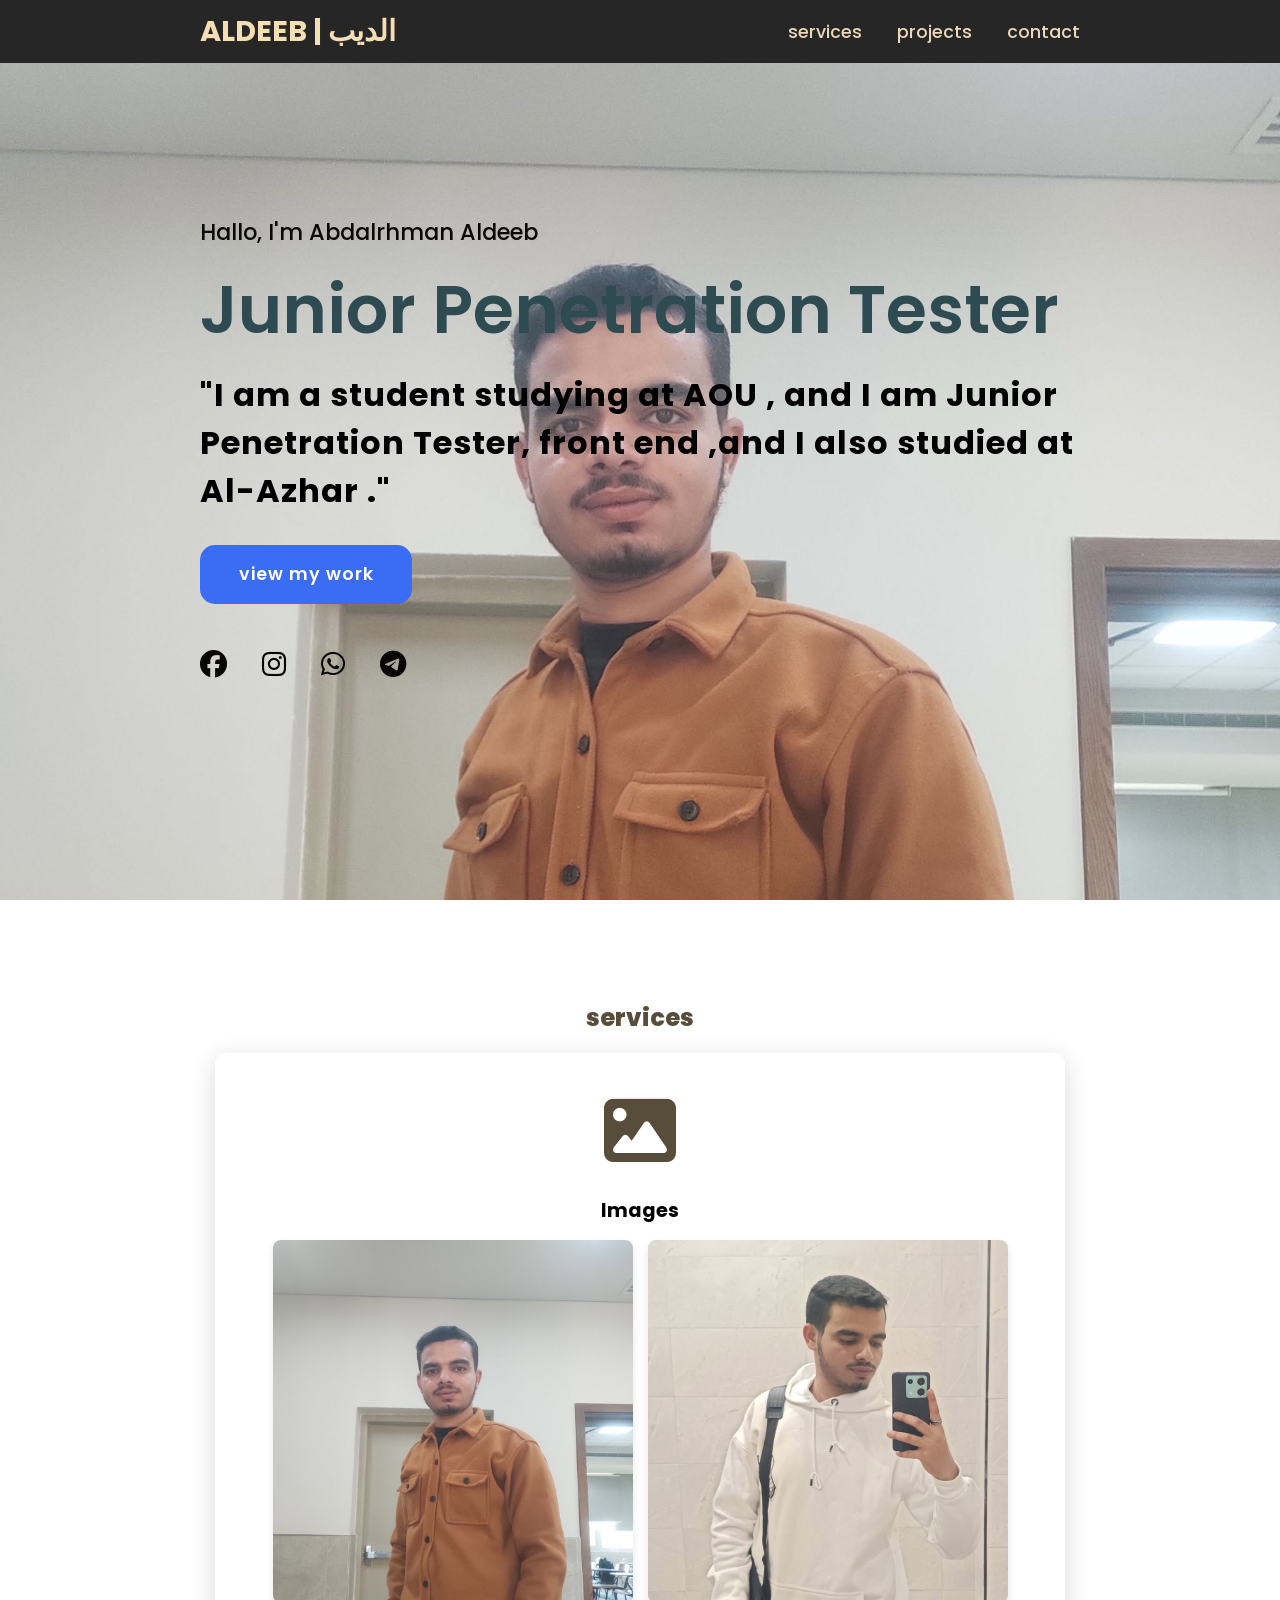
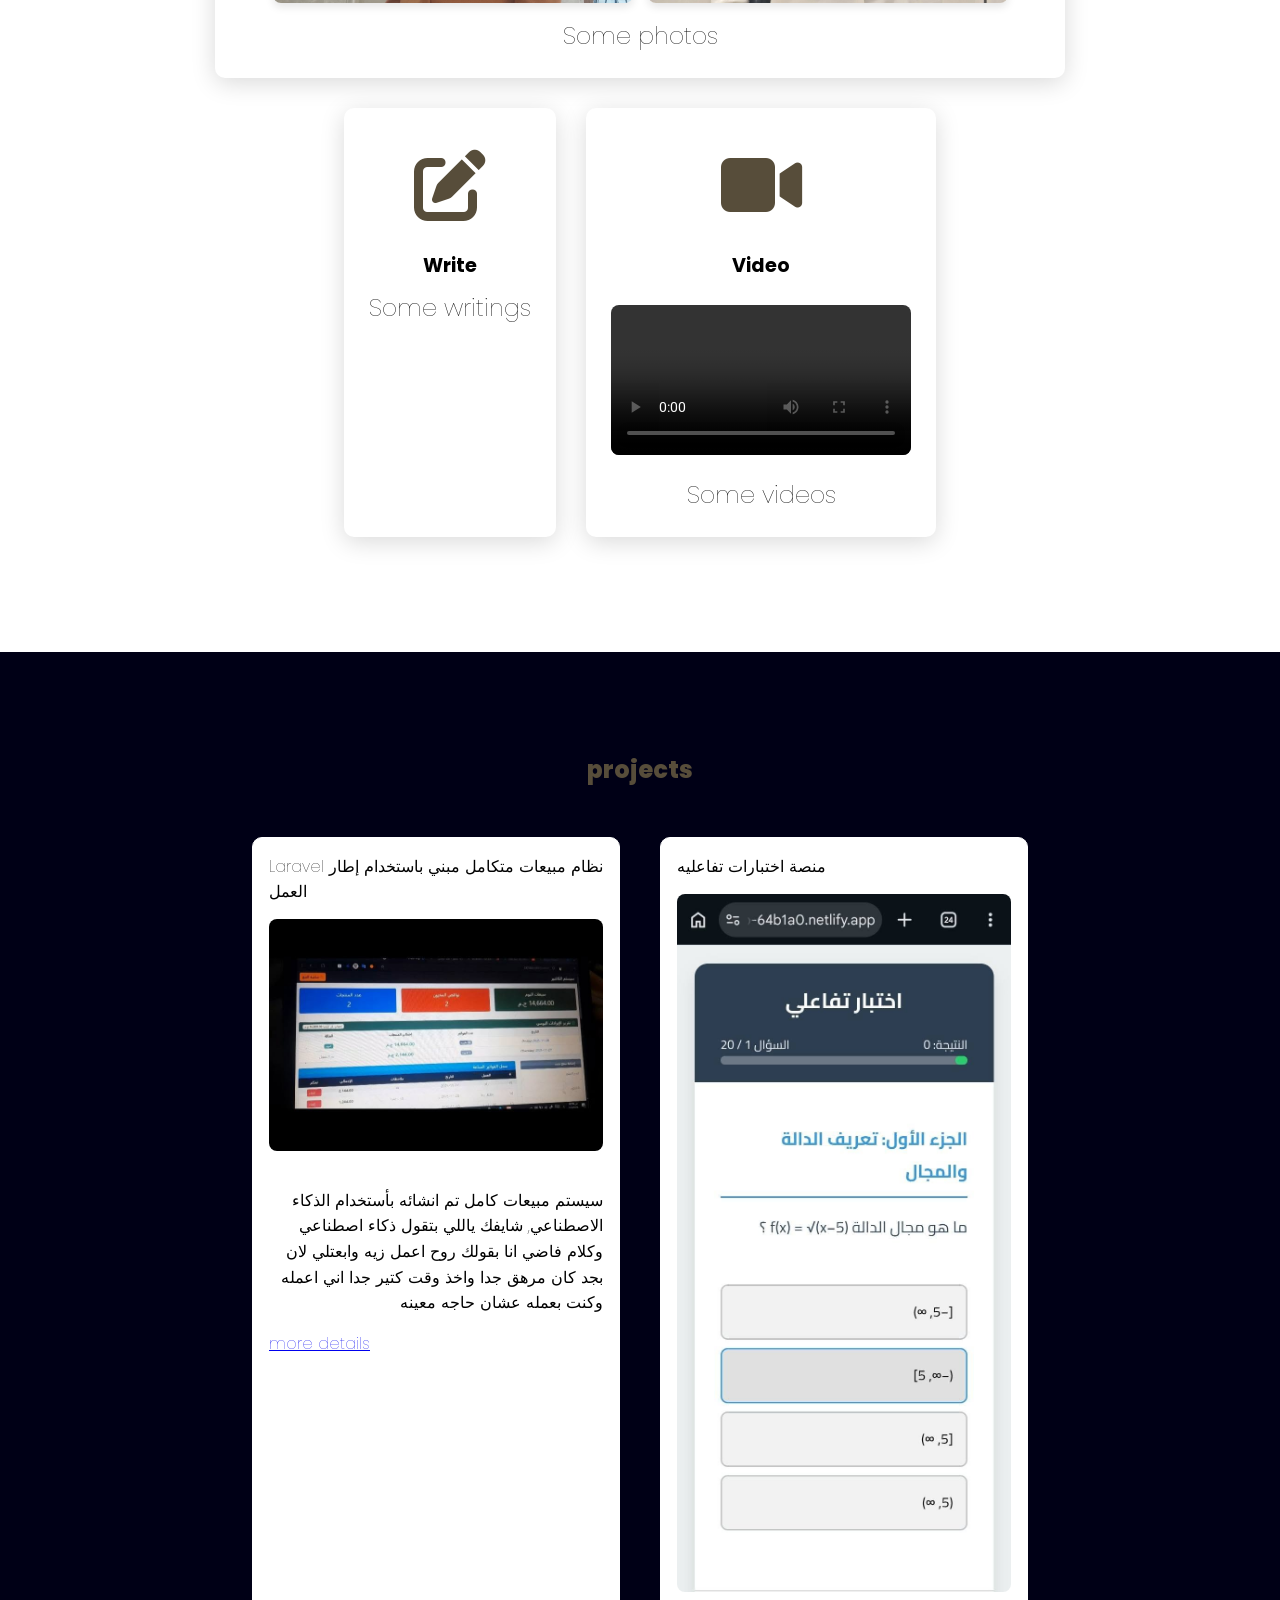
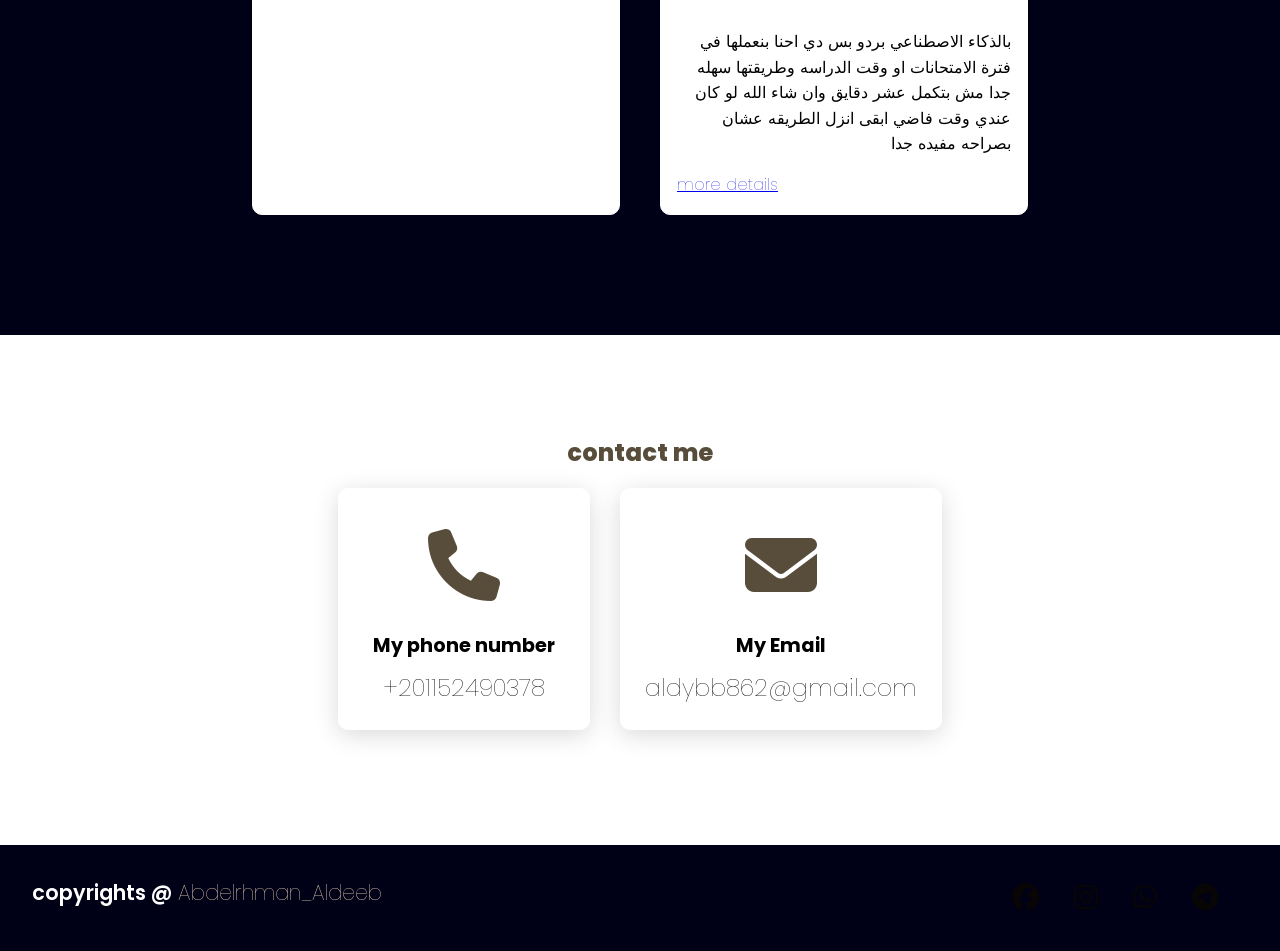
<file: index.html>
<!DOCTYPE html>
<html lang="en">
<head>
    <meta charset="UTF-8">
    <meta name="viewport" content="width=device-width, initial-scale=1.0">
    <link rel="stylesheet" href="https://cdnjs.cloudflare.com/ajax/libs/font-awesome/6.7.2/css/all.min.css">
    <link rel="stylesheet" href="style.css">
    <title>Abdelrhman Aldeeb</title>
</head>
<body>
<header>
    <a href="#" class="logo">Aldeeb | الديب</a>
    <nav class="navigation">
        <a href="#services">services</a>
        <a href="#projects">projects</a>
        <a href="#contact">contact</a>
    </nav>
</header>

<section class="main">
    <div>
        <h2>Hallo, I'm Abdalrhman Aldeeb<br><span>Junior Penetration Tester</span></h2>
        <h3>"I am a student studying at AOU , and I am Junior Penetration Tester, front end ,and I also studied at Al-Azhar ." </h3>
        <a href="#projects" class="main-btn">view my work</a>
        <div class="social-icons">
            <a href="https://web.facebook.com/profile.php?id=100016510728516"><i class="fa-brands fa-facebook"></i></a>
            <a href="https://www.instagram.com/abdalrhmanaldeeb137/"><i class="fa-brands fa-instagram"></i></a>
            <a href="https://wa.me/+201152490378"><i class="fa-brands fa-whatsapp"></i></a>
            <a href="https://t.me/Aldeeb_1"><i class="fa-brands fa-telegram"></i></a>
        </div>
    </div>
</section>

<section class="cards" id="services">
    <h2 class="title">services</h2>
    <div class="content">
       
        <div class="card">
            <div class="icon">
                <i class="fa-solid fa-image"></i>
            </div>
            <div class="info">
                <h3>Images</h3>
                <div class="image-gallery">
                    <img src="imges/602334334_2008075476419457_5494898538076012355_n.jpg" alt="Abdelrhman-Aldeeb">
                    <img src="imges/666631178_122152189838977965_1396992731779738004_n.jpg" alt="Another Photo">
                </div>
                <p>Some photos</p>
            </div>
        </div>

        <div class="card">
            <div class="icon">
                <i class="fas fa-edit"></i>
            </div>
            <div class="info">
                <h3>Write</h3>
                <p>Some writings</p>
            </div>
        </div>

        <div class="card">
            <div class="icon">
                <i class="fa-solid fa-video"></i>
            </div>
            <div class="info">
                <h3>Video</h3>
                <video controls>
                    <source src="videos/final_video.mp4" type="video/mp4">
                    Your browser does not support the video tag.
                </video>
                <p>Some videos</p>
            </div>
        </div>
    </div>
</section>

<section class="projects" id="projects">
    <h2 class="title">projects</h2>
    <div class="content">
        
        <div class="project-card">
            <div class="project-info">
                <p>Laravel نظام مبيعات متكامل مبني باستخدام إطار العمل </p>
                <img src="imges/743072438_2166882957205374_2157294676316940005_n.jpg" width="100%" alt="Laravel POS System">
                
                <strong class="project-title">
                    <span dir="rtl">سيستم مبيعات كامل تم انشائه بأستخدام الذكاء الاصطناعي, شايفك ياللي بتقول ذكاء اصطناعي وكلام فاضي انا بقولك روح اعمل زيه وابعتلي لان بجد كان مرهق جدا واخذ وقت كتير جدا اني اعمله وكنت بعمله عشان حاجه معينه</span>
                    <a href="#more-details">more details</a>
                </strong>
            </div>
        </div>

        <div class="project-card">
            <div class="project-info">
                <p>منصة اختبارات تفاعليه</p>
                <img src="imges/741475294_2166882930538710_7316650365385729567_n.jpg" width="100%" alt="Exams Website">
                
                <strong class="project-title">
                    <span dir="rtl">بالذكاء الاصطناعي بردو بس دي احنا بنعملها في فترة الامتحانات او وقت الدراسه وطريقتها سهله جدا مش بتكمل عشر دقايق وان شاء الله لو كان عندي وقت فاضي ابقى انزل الطريقه عشان بصراحه مفيده جدا</span>
                    <a href="#more-details">more details</a>
                </strong>
            </div>
        </div>

    </div>
</section>

<section class="cards contact" id="contact">
    <h2 class="title">contact me</h2>
    <div class="content">
         <div class="card">
            <div class="icon">
                <i class="fas fa-phone"></i>
            </div>
            <div class="info">
                <h3>My phone number</h3>
                <p>+201152490378</p>
            </div>
        </div>
        <div class="card">
            <div class="icon">
                <i class="fa-solid fa-envelope"></i>
            </div>
            <div class="info">
                <h3>My Email</h3>
                <p>aldybb862@gmail.com</p>
            </div>
        </div>
    </div>
</section>

<footer class="footer">
    <p class="footer-title">copyrights @ <span>Abdelrhman_Aldeeb</span></p>
    <div class="social-icons">
        <a href="https://web.facebook.com/profile.php?id=100016510728516"><i class="fa-brands fa-facebook"></i></a>
        <a href="https://www.instagram.com/abdalrhmanaldeeb137/"><i class="fa-brands fa-instagram"></i></a>
        <a href="https://wa.me/+201152490378"><i class="fa-brands fa-whatsapp"></i></a>
        <a href="https://t.me/Aldeeb_1"><i class="fa-brands fa-telegram"></i></a>
    </div>
</footer>
</body>
</html>
</file>
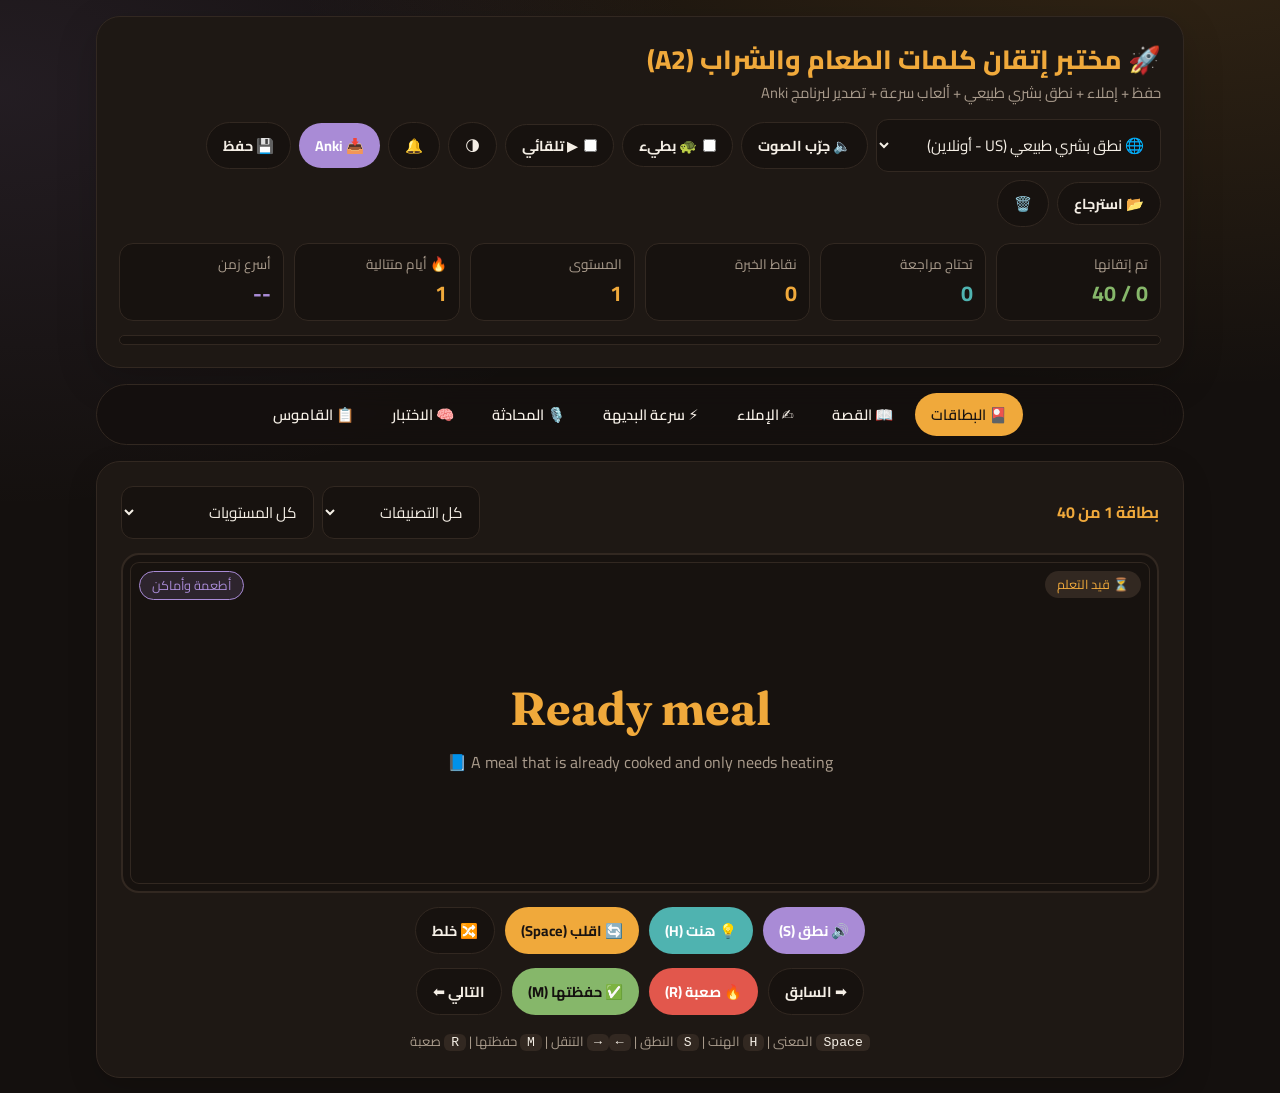
<file: jhbj.html>
<!DOCTYPE html>
<html lang="ar" dir="rtl" data-theme="dark">
<head>
<meta charset="UTF-8">
<meta name="viewport" content="width=device-width, initial-scale=1.0">
<title>Food Vocab Lab - A2</title>
<link href="https://fonts.googleapis.com/css2?family=Cairo:wght@400;600;800&family=Fraunces:opsz,wght@9..144,700&display=swap" rel="stylesheet">
<style>
:root{--bg:#14100e;--card:#1e1814;--sub:#17120f;--line:#322821;--pri:#f0a93b;--sec:#a98bd6;--acc:#4fb3b0;--ok:#86b76a;--bad:#e2574c;--tx:#f5efe6;--dim:#a99b8c;--glass:rgba(20,16,14,.8);--r:18px}
[data-theme=light]{--bg:#eef2ec;--card:#fff;--sub:#f3f6f0;--line:#d9dfd2;--pri:#b7700a;--sec:#7a55b8;--acc:#17787a;--ok:#3d7a2a;--bad:#c23b30;--tx:#1d1a16;--dim:#6b6258;--glass:rgba(238,242,236,.85)}
*{box-sizing:border-box;margin:0;padding:0;font-family:'Cairo','Segoe UI',system-ui,sans-serif}
body{background:radial-gradient(900px 480px at 92% -10%,rgba(240,169,59,.14),transparent),radial-gradient(700px 420px at 0% 10%,rgba(169,139,214,.1),transparent),var(--bg);background-attachment:fixed;color:var(--tx);line-height:1.6;padding:16px;max-width:1120px;margin:0 auto}
header{background:var(--card);border:1px solid var(--line);border-radius:24px;padding:22px;margin-bottom:16px;box-shadow:0 12px 40px rgba(0,0,0,.18)}
.top{display:flex;justify-content:space-between;align-items:flex-start;flex-wrap:wrap;gap:14px}
h1{font-size:1.65rem;font-weight:800;color:var(--pri)}
.sub{color:var(--dim);font-size:.92rem}
.tools{display:flex;gap:8px;flex-wrap:wrap;align-items:center}
.stats{display:grid;grid-template-columns:repeat(auto-fit,minmax(130px,1fr));gap:10px;margin-top:16px}
.stat{background:var(--sub);border:1px solid var(--line);border-radius:14px;padding:10px 12px;font-size:.85rem;color:var(--dim)}
.stat b{display:block;font-size:1.35rem;color:var(--pri)}
.bar{margin-top:14px;height:10px;background:var(--sub);border-radius:99px;overflow:hidden;border:1px solid var(--line)}
.bar i{display:block;height:100%;width:0;background:linear-gradient(90deg,var(--pri),var(--ok));transition:width .4s}
nav{position:sticky;top:8px;z-index:20;display:flex;gap:6px;flex-wrap:wrap;justify-content:center;background:var(--glass);backdrop-filter:blur(12px);border:1px solid var(--line);padding:8px;border-radius:99px;margin-bottom:16px}
.tab{background:transparent;color:var(--tx);border:0;padding:8px 16px;border-radius:99px;cursor:pointer;font-weight:600;font-size:.92rem;transition:.2s}
.tab:hover{background:var(--sub)}
.tab.on{background:var(--pri);color:#1a1411}
.sec{display:none;background:var(--card);border:1px solid var(--line);border-radius:24px;padding:24px;box-shadow:0 10px 30px rgba(0,0,0,.15)}
.sec.on{display:block;animation:pop .25s}
.btn{padding:9px 16px;border-radius:99px;border:0;cursor:pointer;font-weight:700;font-size:.9rem;transition:.15s;display:inline-flex;align-items:center;gap:6px;color:#fff}
.btn:hover{filter:brightness(1.12)}.btn:active{transform:scale(.96)}
.b-p{background:var(--pri);color:#1a1411}.b-s{background:var(--sec)}.b-a{background:var(--acc)}.b-ok{background:var(--ok);color:#14100e}.b-bad{background:var(--bad)}.b-d{background:var(--sub);color:var(--tx);border:1px solid var(--line)}
:focus-visible{outline:2px solid var(--pri);outline-offset:2px}
input[type=text],select{background:var(--sub);color:var(--tx);border:1px solid var(--line);padding:10px 12px;border-radius:12px;font-size:.95rem}
.row{display:flex;gap:10px;justify-content:center;flex-wrap:wrap;margin-top:14px}
.fc{background:var(--sub);border:2px solid var(--line);box-shadow:inset 0 0 0 7px var(--sub),inset 0 0 0 8px var(--line);border-radius:var(--r);padding:34px 20px;text-align:center;min-height:340px;display:flex;flex-direction:column;justify-content:center;align-items:center;position:relative}
.fc.pop{animation:pop .28s}
.bdg{position:absolute;top:16px;padding:3px 12px;border-radius:99px;font-size:.8rem}
#fc-st{right:16px;background:var(--line);color:var(--pri)}
#fc-cat{left:16px;background:rgba(169,139,214,.15);color:var(--sec);border:1px solid var(--sec)}
.big{font-family:'Fraunces',Georgia,serif;font-size:2.9rem;font-weight:700;color:var(--pri);direction:ltr;margin:12px 0 4px}
.en{direction:ltr;color:var(--dim);margin-bottom:10px}
.hint{background:rgba(240,169,59,.12);border:1px dashed var(--pri);padding:10px 16px;border-radius:12px;margin:8px 0;max-width:92%;display:none}
.rev{display:none;width:100%;border-top:1px solid var(--line);margin-top:14px;padding-top:14px;animation:pop .25s}
.ar{font-size:1.7rem;color:var(--ok);font-weight:800;margin-bottom:8px}
.exb{direction:ltr;background:var(--card);padding:10px 14px;border-radius:12px;font-style:italic;color:var(--dim);display:inline-flex;align-items:center;gap:10px;flex-wrap:wrap;justify-content:center}
.kb{text-align:center;margin-top:16px;color:var(--dim);font-size:.82rem}
.kbd{background:var(--line);padding:1px 7px;border-radius:6px;font-family:monospace;color:var(--tx)}
.story{direction:ltr;text-align:left;background:var(--sub);padding:24px;border-radius:var(--r);font-size:1.18rem;line-height:2.1;border:1px solid var(--line)}
.sw{color:var(--pri);font-weight:700;border-bottom:2px dotted var(--pri);cursor:pointer;padding:1px 4px;border-radius:4px}
.sw:hover{background:rgba(240,169,59,.18)}
.cl{background:var(--card);color:var(--acc);border:1px solid var(--acc);padding:3px 8px;border-radius:8px;font-weight:700;direction:ltr}
.pop-box{display:none;margin-top:14px;background:var(--sub);padding:16px;border-radius:14px;border-right:5px solid var(--pri)}
.slots{direction:ltr;display:flex;gap:6px;justify-content:center;flex-wrap:wrap;margin:18px 0}
.slot{width:34px;height:42px;background:var(--card);border:2px solid var(--line);border-radius:10px;display:flex;align-items:center;justify-content:center;font-size:1.25rem;font-weight:700;color:var(--pri)}
.slot.sp{background:transparent;border:0;width:16px}
.mg{display:grid;grid-template-columns:1fr 1fr;gap:14px;margin-top:14px}
.mc{display:flex;flex-direction:column;gap:10px}
.mcard{background:var(--sub);border:2px solid var(--line);padding:13px;border-radius:14px;text-align:center;cursor:pointer;font-weight:700;transition:.2s}
.mcard:hover{border-color:var(--pri)}.mcard.sel{border-color:var(--acc);background:rgba(79,179,176,.14)}.mcard.done{border-color:var(--ok);background:rgba(134,183,106,.18);opacity:.4;pointer-events:none}.mcard.shake{animation:shake .3s}
.spk{background:var(--sub);padding:22px;border-radius:var(--r);border:1px solid var(--line);margin-bottom:14px}
.mic{display:none;margin-top:10px;padding:10px;border-radius:12px;background:var(--card)}
.qo{display:grid;grid-template-columns:1fr 1fr;gap:12px;direction:ltr;margin-top:18px}
.qopt{background:var(--card);color:var(--tx);border:2px solid var(--line);padding:14px;border-radius:14px;font-size:1.05rem;cursor:pointer;text-align:left;transition:.15s}
.qopt:hover:not(:disabled){border-color:var(--pri)}.qopt.c{background:var(--ok);color:#14100e;border-color:var(--ok);font-weight:700}.qopt.w{background:var(--bad);color:#fff;border-color:var(--bad)}
.dg{display:grid;grid-template-columns:repeat(auto-fill,minmax(290px,1fr));gap:14px;margin-top:18px}
.di{background:var(--sub);padding:16px;border-radius:16px;border:1px solid var(--line)}
.di.m{border-right:5px solid var(--ok)}
#toasts{position:fixed;bottom:20px;left:50%;transform:translateX(-50%);z-index:1000;display:flex;flex-direction:column;gap:8px;pointer-events:none}
.toast{background:var(--card);padding:10px 18px;border-radius:99px;border:1px solid var(--line);animation:pop .25s;box-shadow:0 8px 24px rgba(0,0,0,.3)}
.toast.ok{border-color:var(--ok)}.toast.bad{border-color:var(--bad)}
.cf{position:fixed;top:-14px;width:8px;height:14px;z-index:999;animation:fall 2.2s ease-in forwards;pointer-events:none}
.speaking-indicator{display:inline-block;width:10px;height:10px;border-radius:50%;background:var(--ok);margin-left:6px;animation:pulse .8s infinite alternate}
@keyframes pulse{from{transform:scale(.8);opacity:.5}to{transform:scale(1.3);opacity:1}}
@keyframes fall{to{transform:translate(var(--dx),108vh) rotate(720deg)}}
@keyframes pop{from{opacity:0;transform:translateY(10px)}to{opacity:1;transform:none}}
@keyframes shake{25%{transform:translateX(-5px)}75%{transform:translateX(5px)}}
@media(max-width:650px){.qo,.mg{grid-template-columns:1fr}.big{font-size:2.1rem}nav{border-radius:18px}}
@media(prefers-reduced-motion:reduce){*{animation:none!important;transition:none!important}}
</style>
</head>
<body>
<header>
 <div class="top">
  <div>
   <h1>🚀 مختبر إتقان كلمات الطعام والشراب (A2)</h1>
   <p class="sub">حفظ + إملاء + نطق بشري طبيعي + ألعاب سرعة + تصدير لبرنامج Anki</p>
  </div>
  <div class="tools">
   <select id="voice-sel" title="اختر محرك الصوت" onchange="setVoice(this.value)"></select>
   <button class="btn b-d" onclick="speakWord('Delicious food is rich in flavor!')">🔈 جرّب الصوت</button>
   <button class="btn b-bad" id="btn-stop-audio" style="display:none;padding:9px 12px" onclick="stopAllAudio()">⏹️ إيقاف</button>
   <label class="btn b-d" style="cursor:pointer"><input type="checkbox" id="slow"> 🐢 بطيء</label>
   <label class="btn b-d" style="cursor:pointer"><input type="checkbox" id="auto" onchange="autoPlay=this.checked;localStorage.setItem('fvAuto',+autoPlay)"> ▶️ تلقائي</label>
   <button class="btn b-d" onclick="toggleTheme()">🌗</button>
   <button class="btn b-d" id="btn-mute" onclick="toggleMute()"></button>
   <button class="btn b-s" onclick="exportToAnki()">📥 Anki</button>
   <button class="btn b-d" onclick="exportProgress()">💾 حفظ</button>
   <label class="btn b-d" style="cursor:pointer">📂 استرجاع<input type="file" accept=".json" hidden onchange="importProgress(event)"></label>
   <button class="btn b-d" onclick="resetAllProgress()">🗑️</button>
  </div>
 </div>
 <div class="stats">
  <div class="stat">تم إتقانها <b id="s-m" style="color:var(--ok)">0</b></div>
  <div class="stat">تحتاج مراجعة <b id="s-r" style="color:var(--acc)">0</b></div>
  <div class="stat">نقاط الخبرة <b id="s-x">0</b></div>
  <div class="stat">المستوى <b id="s-l">1</b></div>
  <div class="stat">🔥 أيام متتالية <b id="s-s">0</b></div>
  <div class="stat">أسرع زمن <b id="s-t" style="color:var(--sec)">--</b></div>
 </div>
 <div class="bar"><i id="pbar"></i></div>
</header>

<nav>
 <button class="tab on" onclick="openTab('t-fc',this)">🎴 البطاقات</button>
 <button class="tab" onclick="openTab('t-st',this)">📖 القصة</button>
 <button class="tab" onclick="openTab('t-sp',this)">✍️ الإملاء</button>
 <button class="tab" onclick="openTab('t-mt',this)">⚡ سرعة البديهة</button>
 <button class="tab" onclick="openTab('t-sk',this)">🎙️ المحادثة</button>
 <button class="tab" onclick="openTab('t-qz',this)">🧠 الاختبار</button>
 <button class="tab" onclick="openTab('t-dc',this)">📋 القاموس</button>
</nav>

<div id="t-fc" class="sec on">
 <div style="display:flex;justify-content:space-between;align-items:center;flex-wrap:wrap;gap:10px;margin-bottom:14px">
  <b id="fc-n" style="color:var(--pri)"></b>
  <div class="tools">
   <select id="fc-c" onchange="applyDeckFilters()"><option value="all">كل التصنيفات</option><option value="مصطلحات وعبارات">مصطلحات وعبارات</option><option value="الطعم والوصف">الطعم والوصف</option><option value="طرق الطبخ">طرق الطبخ</option><option value="أطعمة وأماكن">أطعمة وأماكن</option></select>
   <select id="fc-f" onchange="applyDeckFilters()"><option value="all">كل المستويات</option><option value="unmastered">غير المحفوظة</option><option value="review">الصعبة</option><option value="due">مستحقة للمراجعة اليوم</option></select>
  </div>
 </div>
 <div class="fc" id="fc">
  <span class="bdg" id="fc-st"></span><span class="bdg" id="fc-cat"></span>
  <div class="big" id="fc-w"></div><div class="en" id="fc-en"></div>
  <div class="hint" id="fc-h"></div>
  <div class="rev" id="fc-rv"><div class="ar" id="fc-ar"></div>
   <div class="exb"><span id="fc-ex"></span><button class="btn b-s" style="padding:4px 10px" onclick="speakCurrentExample()">🔊 اسمع الجملة</button></div></div>
 </div>
 <div class="row">
  <button class="btn b-s" onclick="speakCurrentWord()">🔊 نطق (S)</button>
  <button class="btn b-a" onclick="toggleFcHint()">💡 هنت (H)</button>
  <button class="btn b-p" onclick="toggleFcReveal()">🔄 اقلب (Space)</button>
  <button class="btn b-d" onclick="shuffleDeck()">🔀 خلط</button>
 </div>
 <div class="row">
  <button class="btn b-d" onclick="prevCard()">➡️ السابق</button>
  <button class="btn b-bad" onclick="rateCard('review')">🔥 صعبة (R)</button>
  <button class="btn b-ok" onclick="rateCard('mastered')">✅ حفظتها (M)</button>
  <button class="btn b-d" onclick="nextCard()">التالي ⬅️</button>
 </div>
 <div class="kb"><span class="kbd">Space</span> المعنى | <span class="kbd">H</span> الهنت | <span class="kbd">S</span> النطق | <span class="kbd">←</span><span class="kbd">→</span> التنقل | <span class="kbd">M</span> حفظتها | <span class="kbd">R</span> صعبة</div>
</div>

<div id="t-st" class="sec">
 <div style="display:flex;justify-content:space-between;flex-wrap:wrap;gap:10px;margin-bottom:12px">
  <div class="tools"><button class="btn b-p" onclick="renderStoryMode('read')">📖 قراءة ونطق</button><button class="btn b-a" onclick="renderStoryMode('cloze')">🧩 تحدي الفراغات</button></div>
  <div class="tools">
   <button class="btn b-s" onclick="speakFullStory()">🔊 اقرأ القصة كاملة</button>
   <button class="btn b-bad" onclick="stopAllAudio()">⏹️ إيقاف</button>
  </div>
 </div>
 <p id="st-ins" style="color:var(--acc);margin-bottom:10px"></p>
 <div class="story" id="st-c"></div>
 <div id="st-ctl" style="display:none;margin-top:14px;text-align:center"><button class="btn b-ok" onclick="checkClozeStory()">✔️ صحّح إجاباتي</button> <b id="cl-sc" style="margin-right:12px"></b></div>
 <div class="pop-box" id="st-pop">
  <div style="display:flex;justify-content:space-between;align-items:center"><strong id="sp-w" style="font-size:1.5rem;color:var(--pri);direction:ltr;font-family:Fraunces,serif"></strong><button class="btn b-s" id="sp-s">🔊</button></div>
  <div id="sp-e" class="en"></div><div id="sp-a" class="ar" style="font-size:1.3rem"></div><div id="sp-h" style="color:var(--pri)"></div>
 </div>
</div>

<div id="t-sp" class="sec">
 <div style="text-align:center;max-width:650px;margin:0 auto">
  <h3 style="color:var(--pri)">✍️ مختبر الإملاء</h3>
  <p class="sub" style="margin-bottom:14px">اكتب الكلمة الإنجليزية الصحيحة بناءً على المعنى</p>
  <div style="background:var(--sub);padding:20px;border-radius:var(--r);border:1px solid var(--line)">
   <div class="ar" id="p-ar"></div><div class="en" id="p-en"></div><div id="p-h" style="color:var(--pri);font-size:.92rem;margin-top:6px"></div>
   <div class="slots" id="p-sl"></div>
   <input type="text" id="p-in" placeholder="اكتب الكلمة هنا..." style="width:100%;text-align:center;direction:ltr;font-size:1.25rem;margin-bottom:14px" oninput="updateSpellingPreview()" onkeydown="if(event.key==='Enter')checkSpelling()">
   <div class="row" style="margin-top:0">
    <button class="btn b-s" onclick="speakWord(cur.word)">🔊 اسمع</button><button class="btn b-a" onclick="revealOneLetter()">💡 حرف</button>
    <button class="btn b-ok" onclick="checkSpelling()">✔️ تأكد</button><button class="btn b-d" onclick="initSpellingCard()">التالي ⬅️</button>
   </div>
   <div id="p-fb" style="margin-top:14px;font-weight:700;font-size:1.15rem"></div>
  </div>
 </div>
</div>

<div id="t-mt" class="sec">
 <div style="display:flex;justify-content:space-between;align-items:center;flex-wrap:wrap;gap:10px">
  <div><h3 style="color:var(--pri)">⚡ تحدي سرعة البديهة</h3><p class="sub">وصّل الكلمة بمعناها في أسرع وقت!</p></div>
  <div class="tools"><b id="m-t" style="color:var(--acc);font-size:1.2rem">⏱️ 0.0</b><button class="btn b-p" onclick="startMatchGame()">🔄 جولة جديدة</button></div>
 </div>
 <div class="mg"><div class="mc" id="m-en" style="direction:ltr"></div><div class="mc" id="m-ar"></div></div>
</div>

<div id="t-sk" class="sec">
 <h3 style="color:var(--pri);margin-bottom:6px">🎙️ مدرب المحادثة</h3>
 <p class="sub" style="margin-bottom:16px">اقرأ الموقف، سجّل ردك بصوتك واستخدم الكلمات المطلوبة، ثم قارن بالإجابة النموذجية ورددها.</p>
 <div id="sk-c"></div>
</div>

<div id="t-qz" class="sec">
 <div style="display:flex;justify-content:space-between;align-items:center;flex-wrap:wrap;gap:10px;margin-bottom:14px">
  <select id="q-mode" onchange="generateQuiz()">
   <option value="ar2en">1. عربي ← اختر الإنجليزي</option>
   <option value="en2ar">2. إنجليزي ← اختر العربي</option>
   <option value="def2en">3. التعريف ← اختر الكلمة</option>
   <option value="context">4. أكمل الجملة</option>
   <option value="listen">5. استمع واختر 🎧</option>
  </select>
  <button class="btn b-a" onclick="showQuizHintBox()">💡 هنت</button>
 </div>
 <div style="background:var(--sub);padding:20px;border-radius:var(--r);text-align:center;border:1px solid var(--line)">
  <div id="q-bar" class="sub" style="font-weight:600;margin-bottom:8px"></div>
  <div id="q-q" style="font-size:1.45rem;font-weight:700;color:var(--pri);margin-bottom:10px"></div>
  <div id="q-h" class="hint" style="margin:10px auto"></div>
  <div class="qo" id="q-o"></div>
  <div id="q-fb" style="margin-top:14px;font-size:1.1rem;font-weight:700"></div>
  <button class="btn b-p" style="margin-top:14px" onclick="generateQuiz()">السؤال التالي ⬅️</button>
 </div>
</div>

<div id="t-dc" class="sec">
 <div class="tools"><input type="text" id="d-q" placeholder="ابحث بالإنجليزي أو العربي..." style="flex-grow:1" oninput="renderDictionary()">
  <select id="d-c" onchange="renderDictionary()"><option value="all">كل التصنيفات</option><option value="مصطلحات وعبارات">مصطلحات وعبارات</option><option value="الطعم والوصف">الطعم والوصف</option><option value="طرق الطبخ">طرق الطبخ</option><option value="أطعمة وأماكن">أطعمة وأماكن</option></select></div>
 <div class="dg" id="d-g"></div>
</div>
<div id="toasts"></div>

<script>
const vocabData = [
 { word: "Ready meal", cat: "أطعمة وأماكن", enDef: "A meal that is already cooked and only needs heating", ar: "وجبة جاهزة (سريعة التحضير)", hint: "Ready جاهز + Meal وجبة = الأكل الجاهز اللي بيتسخن في الميكروويف فوراً.", ex: "I do not buy a ready meal because I like fresh food." },
 { word: "Egyptian cuisine", cat: "أطعمة وأماكن", enDef: "The style of cooking and traditional food from Egypt", ar: "المطبخ المصري (الأكل المصري)", hint: "Cuisine (كويزين) يعني أسلوب طبخ خاص ببلد، زي الكشري والملوخية!", ex: "I love Egyptian cuisine because it is very tasty." },
 { word: "Slap-up meal", cat: "مصطلحات وعبارات", enDef: "A large, expensive, and very good meal", ar: "وجبة فاخرة ودسمة (وليمة)", hint: "تخيل إنك من كتر الأكل الفاخر بتخبط (Slap) على بطنك من الشبع!", ex: "We went to a restaurant to have a slap-up meal." },
 { word: "Food court", cat: "أطعمة وأماكن", enDef: "An area in a shopping mall where there are many fast-food restaurants", ar: "منطقة المطاعم في المول", hint: "Food أكل + Court ساحة = الساحة الكبيرة اللي فيها مطاعم المول.", ex: "We ate lunch at the big food court in the mall." },
 { word: "Bistro", cat: "أطعمة وأماكن", enDef: "A small, informal restaurant or cafe", ar: "مطعم صغير وبسيط (بيسترو)", hint: "مكان صغير وهادي بيقدم وجبات سريعة بس بجودة عالية.", ex: "Yesterday, I had coffee and pasta at a small bistro." },
 { word: "Poultry", cat: "أطعمة وأماكن", enDef: "Meat from birds such as chickens, ducks, and turkeys", ar: "الدواجن (فراخ، بط، رومي)", hint: "أولها Poul شبه كلمة دجاج بالفرنساوي (Poulet).. أي طيور بناكلها.", ex: "My friend prefers eating poultry more than red meat." },
 { word: "Carvery", cat: "أطعمة وأماكن", enDef: "A restaurant or buffet where cooked meat is cut for customers", ar: "بوفيه لحوم مشوية تُقطع أمامك", hint: "من فعل Carve يعني ينحت أو يقطع اللحم بالسكينة الكبيرة.", ex: "He went to the carvery section to get roast meat." },
 { word: "Work up an appetite", cat: "مصطلحات وعبارات", enDef: "To do exercise or physical work that makes you feel hungry", ar: "يفتح الشهية (يجوع بعد تمرين أو مجهود)", hint: "لما تتمرن (Work) كاليستنكس، جسمك بيبني شهية مفتوحة للأكل (Appetite).", ex: "After my workout, I always work up an appetite." },
 { word: "On a balanced diet", cat: "مصطلحات وعبارات", enDef: "Eating healthy food with the right amounts of different types of food", ar: "يتبع نظاماً غذائياً متوازناً", hint: "Balanced متوازن (ميزان).. أكل صحي محسوب فيه البروتين والخضار.", ex: "I am on a balanced diet to stay strong and healthy." },
 { word: "Fussy eater", cat: "مصطلحات وعبارات", enDef: "Someone who is very picky and only likes a few types of food", ar: "شخص صعب الإرضاء في الأكل (بيتنك في الأكل)", hint: "Fussy يعني كثير التدقيق والشكوى.. اللي مابياكلش أغلب الأكل!", ex: "My little brother is a fussy eater; he hates vegetables." },
 { word: "Eat like a horse", cat: "مصطلحات وعبارات", enDef: "To always eat a lot of food", ar: "يأكل بشراهة (يأكل كثيراً جداً)", hint: "الحصان (Horse) ضخم وبيحتاج طاقة وأكل كتير جداً.", ex: "After playing football for two hours, I can eat like a horse!" },
 { word: "Eat like a bird", cat: "مصطلحات وعبارات", enDef: "To eat very little food", ar: "يأكل قليلاً جداً (ينقنق كالعصفور)", hint: "العصفورة (Bird) معدتها صغيرة جداً، بتلقط حبايتين وتشبع.", ex: "She is not hungry, so she will eat like a bird." },
 { word: "Vegetarian", cat: "مصطلحات وعبارات", enDef: "A person who does not eat meat or fish", ar: "شخص نباتي (لا يأكل اللحوم)", hint: "أولها Veg من كلمة Vegetables (خضروات).", ex: "My friend is a vegetarian, so he only ordered salad." },
 { word: "Tasty", cat: "الطعم والوصف", enDef: "Food that has a good and pleasant flavor", ar: "لذيذ / طيب المذاق", hint: "Taste طعم + حرف y = أكلة ليها طعم حلو.", ex: "My mother made a very tasty meal today." },
 { word: "Bland", cat: "الطعم والوصف", enDef: "Not having a strong taste or flavor", ar: "ماسخ / بلا طعم أو بهارات", hint: "أكل المستشفيات المسلوق من غير ملح ولا توابل اسمه Bland.", ex: "The soup was very bland without any spices." },
 { word: "Tasteless", cat: "الطعم والوصف", enDef: "Having no flavor at all", ar: "عديم الطعم والمذاق", hint: "Taste (طعم) + less (بدون) = مفيش طعم خالص كأنك بتاكل مية!", ex: "This ready meal is completely tasteless." },
 { word: "Divine", cat: "الطعم والوصف", enDef: "Extremely good, wonderful, or pleasant", ar: "رائع جداً / خيالي", hint: "لما تدوق أكلة عظيمة لدرجة تقول 'الله! إيه الجمال ده!'.", ex: "The smell and taste of this food are divine!" },
 { word: "Fit for a king", cat: "مصطلحات وعبارات", enDef: "Of very high quality, good enough for royalty", ar: "يليق بملك (أكل ملوكي فاخر)", hint: "أكل من فخامته ينفع يتقدم لملك (King) في قصره.", ex: "My mom cooked a big dinner that was fit for a king." },
 { word: "Rich in flavor", cat: "الطعم والوصف", enDef: "Containing a lot of strong, pleasant tastes", ar: "غني بالنكهة", hint: "Rich غني + Flavor نكهة = أكل متسبك ومليان بهارات صح.", ex: "Traditional Egyptian food is rich in flavor." },
 { word: "Savory", cat: "الطعم والوصف", enDef: "Salty or spicy food, not sweet in taste", ar: "مالح / حاذق (عكس الحلويات)", hint: "أي أكل طبيخ أو مشويات أو معجنات بالجبنة (مش مسكر) اسمه Savory.", ex: "Do you prefer sweet desserts or savory food?" },
 { word: "Bitter", cat: "الطعم والوصف", enDef: "Having a sharp, unpleasant taste like black coffee without sugar", ar: "مُر (مثل القهوة السادة أو الدواء)", hint: "افتكر طعم القهوة من غير سكر أو قشر الليمون.", ex: "Dark chocolate and black coffee have a bitter taste." },
 { word: "Boiled", cat: "طرق الطبخ", enDef: "Cooked in very hot water", ar: "مسلوق في الماء", hint: "Boil يعني يغلي المية.. زي البيض المسلوق Boiled eggs.", ex: "I eat two boiled eggs every morning." },
 { word: "Delicious", cat: "الطعم والوصف", enDef: "Having a very pleasant taste or smell", ar: "لذيذ جداً وشهي", hint: "أشهر كلمة في الإنجليزي لوصف الأكل الحلو.", ex: "Thank you for this delicious dinner!" },
 { word: "Fresh", cat: "الطعم والوصف", enDef: "Recently made or picked, not frozen or old", ar: "طازج (طازة)", hint: "لسه مقطوف أو معمول دلوقتي، زي كلمة فريش اللي بنقولها.", ex: "I like to eat fresh fruit and vegetables." },
 { word: "Fried", cat: "طرق الطبخ", enDef: "Cooked in hot oil or fat", ar: "مقلي في الزيت", hint: "افتكر كنتاكي (KFC = Kentucky Fried Chicken) يعني دجاج مقلي!", ex: "Eating too much fried food is not healthy." },
 { word: "Grilled", cat: "طرق الطبخ", enDef: "Cooked over direct heat on a metal frame (grill)", ar: "مشوي على الشواية (الجريل)", hint: "من كلمة جريل (Grill) اللي بنشوي عليها الفراخ والسمك.", ex: "Grilled chicken is great when you are on a diet." },
 { word: "Raw", cat: "طرق الطبخ", enDef: "Not cooked", ar: "نيء (غير مطبوخ)", hint: "أكل لسه مادخلش النار، زي السوشي أو الجزر النيء.", ex: "You should never eat raw chicken because it is dangerous." },
 { word: "Roast", cat: "طرق الطبخ", enDef: "Cooked in an oven or over a fire", ar: "مشوي في الفرن (روستو)", hint: "زي اللحمة الروستو أو الفراخ اللي بتتحمر جوه الفرن.", ex: "We had roast beef and potatoes for lunch." },
 { word: "Sour", cat: "الطعم والوصف", enDef: "Having a sharp acid taste like a lemon", ar: "حامض / لاذع (مثل الليمون)", hint: "الطعم اللي بيخليك تغمض عينك لما تعصر ليمونة!", ex: "This green lemon is very sour." },
 { word: "Spicy", cat: "الطعم والوصف", enDef: "Containing strong flavors from spices that burn your mouth", ar: "حار / متبل بالبهارات الحارة (سبايسي)", hint: "كلمة سبايسي اللي بنقولها على الأكل الحراق.", ex: "Indian and Mexican food can be very spicy." },
 { word: "Chili (pepper)", cat: "أطعمة وأماكن", enDef: "A small red or green vegetable that makes food very hot and spicy", ar: "فلفل حار (شطة)", hint: "قرن الفلفل الحراق الأحمر أو الأخضر.", ex: "He added red chili (pepper) to make the sauce spicy." },
 { word: "Burger", cat: "أطعمة وأماكن", enDef: "Round flat meat cooked and eaten inside a bread bun", ar: "برجر", hint: "نفس الكلمة بالعربي!", ex: "I ordered a cheese burger with lettuce." },
 { word: "Avocado", cat: "أطعمة وأماكن", enDef: "A green fruit with thick skin and a large seed inside", ar: "ثمرة الأفوكادو", hint: "فاكهة خضراء صحية جداً بتتحط في السلطة.", ex: "He likes to put raw avocado in his salad." },
 { word: "Lettuce", cat: "أطعمة وأماكن", enDef: "A plant with large green leaves eaten raw in salads", ar: "خس", hint: "الورق الأخضر اللي في السلطة والبرجر (نطقها: لِتَس).", ex: "Wash the green lettuce well before making the salad." },
 { word: "Noodle", cat: "أطعمة وأماكن", enDef: "Long, thin strips of pasta, often eaten in soup", ar: "شعرية / نودلز (إندومي)", hint: "المكرونة الطويلة الرفيعة زي الإندومي.", ex: "On cold days, I love eating hot noodle soup." },
 { word: "Onion", cat: "أطعمة وأماكن", enDef: "A round vegetable with a strong smell and flavor that makes you cry", ar: "بصل", hint: "اللي بيخلي العين تدمع لما نقطعه في المطبخ!", ex: "My eyes water when I cut an onion." },
 { word: "Pasta", cat: "أطعمة وأماكن", enDef: "Italian food made from flour, water, and eggs, cooked in boiling water", ar: "مكرونة", hint: "الاسم العالمي لكل أنواع المكرونة.", ex: "Pasta with red tomato sauce is easy to cook." },
 { word: "Salt", cat: "أطعمة وأماكن", enDef: "A white substance used to add flavor to food", ar: "ملح", hint: "الملح الأبيض اللي بنحطه على كل الأكل.", ex: "The food is bland; please pass me the salt." },
 { word: "Salmon", cat: "أطعمة وأماكن", enDef: "A large fish with pink meat that is very healthy to eat", ar: "سمك السلمون", hint: "حرف الـ L صامت لا يُنطق! بننطقها (سامُن).", ex: "Grilled salmon is my favorite fish." },
 { word: "Yogurt", cat: "أطعمة وأماكن", enDef: "A thick white food made from milk", ar: "زبادي", hint: "كوباية الزبادي اللي بناكلها بالليل.", ex: "Before sleeping, I eat a cup of cold yogurt." }
];

const $ = id => document.getElementById(id);
const IV = [0, 1, 3, 7, 14, 30];
const lvl = () => Math.floor(appState.xp / 100) + 1;
const rnd = a => a[Math.floor(Math.random() * a.length)];
let muted = localStorage.getItem('fvMute') === '1', autoPlay = localStorage.getItem('fvAuto') === '1', AC, ready = false;
let appState = Object.assign({ mastered: [], review: [], xp: 0, bestTime: null, streak: 0, lastDay: '', box: {}, due: {} },
  JSON.parse(localStorage.getItem('ultimateFoodVocabState') || '{}'));
(function () {
  const t = new Date().toDateString(), y = new Date(Date.now() - 864e5).toDateString();
  if (appState.lastDay !== t) { appState.streak = appState.lastDay === y ? appState.streak + 1 : 1; appState.lastDay = t; }
})();
document.documentElement.dataset.theme = localStorage.getItem('fvTheme') || 'dark';
$('auto').checked = autoPlay;
let filteredDeck = [...vocabData], fcIndex = 0;

function saveState() {
  localStorage.setItem('ultimateFoodVocabState', JSON.stringify(appState));
  $('s-m').innerText = `${appState.mastered.length} / ${vocabData.length}`;
  $('s-r').innerText = appState.review.length; $('s-x').innerText = appState.xp;
  $('s-l').innerText = lvl(); $('s-s').innerText = appState.streak;
  $('s-t').innerText = appState.bestTime ? appState.bestTime + ' ث' : '--';
  $('pbar').style.width = appState.mastered.length / vocabData.length * 100 + '%';
}
function addXP(n) { const l = lvl(); appState.xp += n; saveState(); if (lvl() > l) { toast('🎉 وصلت للمستوى ' + lvl() + '!', 'ok'); confetti(); sfx('win'); } }
function toast(m, t) { const d = document.createElement('div'); d.className = 'toast ' + (t || ''); d.textContent = m; $('toasts').appendChild(d); setTimeout(() => d.remove(), 2800); }
function sfx(k) {
  if (muted) return;
  try {
    AC = AC || new (window.AudioContext || window.webkitAudioContext)();
    if (AC.state === 'suspended') AC.resume();
    ({ ok: [660, 880], bad: [260, 200], win: [523, 659, 784] })[k].forEach((hz, i) => {
      const o = AC.createOscillator(), g = AC.createGain(), t0 = AC.currentTime + i * .1;
      o.frequency.value = hz; g.gain.setValueAtTime(.06, t0); g.gain.exponentialRampToValueAtTime(.001, t0 + .18);
      o.connect(g); g.connect(AC.destination); o.start(t0); o.stop(t0 + .2);
    });
  } catch (e) {}
}
function confetti() {
  const c = ['#f0a93b', '#a98bd6', '#4fb3b0', '#86b76a', '#e2574c'];
  for (let i = 0; i < 60; i++) {
    const p = document.createElement('i'); p.className = 'cf';
    p.style.cssText = `left:${Math.random() * 100}vw;background:${c[i % 5]};animation-delay:${Math.random() * .4}s;--dx:${(Math.random() - .5) * 220}px`;
    document.body.appendChild(p); setTimeout(() => p.remove(), 2700);
  }
}
function toggleTheme() { const l = document.documentElement.dataset.theme === 'light' ? 'dark' : 'light'; document.documentElement.dataset.theme = l; localStorage.setItem('fvTheme', l); }
function toggleMute() { muted = !muted; localStorage.setItem('fvMute', +muted); $('btn-mute').innerText = muted ? '🔇' : '🔔'; }
$('btn-mute').innerText = muted ? '🔇' : '🔔';

function openTab(id, b) {
  document.querySelectorAll('.sec').forEach(s => s.classList.remove('on'));
  document.querySelectorAll('.tab').forEach(t => t.classList.remove('on'));
  $(id).classList.add('on'); b.classList.add('on');
  ({ 't-sp': initSpellingCard, 't-mt': startMatchGame, 't-qz': generateQuiz, 't-dc': renderDictionary, 't-sk': renderSpeakingPrompts })[id]?.();
}

/* =========================================================================
   المحرك الصوتي الهجين الثلاثي (Triple-Engine Smart Audio)
   يعمل على كافة الأنظمة (Windows, Linux/Ubuntu, Android, iOS) بلا انقطاع
   ========================================================================= */
let voices = [], voiceMode = localStorage.getItem('fvVoice') || 'cloud-us';
let currentAudio = null, speechQueue = [], isSpeakingQueue = false;
const dictCache = {};

function loadVoices() {
  const sel = $('voice-sel');
  const cloudOptions = [
    `<option value="cloud-us">🌐 نطق بشري طبيعي (US - أونلاين)</option>`,
    `<option value="cloud-uk">🌐 نطق بشري طبيعي (UK - أونلاين)</option>`,
    `<option value="dict-human">📖 قاموس أكسفورد البشري (للكلمات)</option>`
  ];

  if ('speechSynthesis' in window) {
    const sc = v => (/natural|online|google/i.test(v.name) ? 50 : 0) + (/us|aria|jenny|samantha|zira|ava|female/i.test(v.name) ? 25 : 0) + (/en-US/i.test(v.lang) ? 10 : 0);
    voices = speechSynthesis.getVoices().filter(v => /^en/i.test(v.lang)).sort((a, b) => sc(b) - sc(a));
  }

  const localOptions = voices.map(v => `<option value="${v.name}">💻 ${v.name}</option>`);
  sel.innerHTML = cloudOptions.concat(localOptions).join('');

  if (![...sel.options].some(o => o.value === voiceMode)) {
    voiceMode = 'cloud-us';
  }
  sel.value = voiceMode;
}

function setVoice(n) {
  voiceMode = n;
  localStorage.setItem('fvVoice', n);
  speakWord('Delicious food is rich in flavor!');
}

if ('speechSynthesis' in window) {
  speechSynthesis.onvoiceschanged = loadVoices;
}
loadVoices();

function stopAllAudio() {
  speechQueue = [];
  isSpeakingQueue = false;
  if (currentAudio) {
    currentAudio.pause();
    currentAudio.src = '';
    currentAudio = null;
  }
  if ('speechSynthesis' in window) {
    speechSynthesis.cancel();
  }
  $('btn-stop-audio').style.display = 'none';
}

// تقسيم النصوص الطويلة إلى جمل قصيرة لضمان عدم انقطاع الصوت
function splitIntoChunks(text) {
  const cleaned = text.replace(/\(pepper\)/gi, 'pepper').replace(/\s+/g, ' ').trim();
  if (cleaned.length <= 140) return [cleaned];
  const sentences = cleaned.match(/[^.!?]+[.!?]+|[^.!?]+$/g) || [cleaned];
  return sentences.map(s => s.trim()).filter(Boolean);
}

function speakWord(text) {
  if (!text) return;
  stopAllAudio();
  speechQueue = splitIntoChunks(text);
  if (speechQueue.length > 1) $('btn-stop-audio').style.display = 'inline-flex';
  isSpeakingQueue = true;
  playNextInQueue();
}

async function playNextInQueue() {
  if (!isSpeakingQueue || !speechQueue.length) {
    isSpeakingQueue = false;
    $('btn-stop-audio').style.display = 'none';
    return;
  }
  const chunk = speechQueue.shift();
  const isSlow = $('slow').checked;

  // 1. إذا اختار قاموس أكسفورد وكانت كلمة مفردة
  if (voiceMode === 'dict-human' && chunk.split(' ').length <= 2) {
    const cleanWord = chunk.replace(/[^a-zA-Z\s-]/g, '').trim().toLowerCase();
    try {
      if (!dictCache[cleanWord]) {
        const res = await fetch(`https://api.dictionaryapi.dev/api/v2/entries/en/${encodeURIComponent(cleanWord)}`);
        if (res.ok) {
          const data = await res.json();
          const ph = data[0]?.phonetics?.find(p => p.audio && p.audio.length > 5);
          if (ph) dictCache[cleanWord] = ph.audio;
        }
      }
      if (dictCache[cleanWord]) {
        await playHtml5Audio(dictCache[cleanWord], isSlow ? 0.78 : 1.0);
        playNextInQueue();
        return;
      }
    } catch (e) {}
  }

  // 2. المحرك السحابي الطبيعي (US / UK) عبر البث الصوتي المباشر
  if (voiceMode === 'cloud-us' || voiceMode === 'cloud-uk' || voiceMode === 'dict-human') {
    const type = voiceMode === 'cloud-uk' ? 1 : 2; // 2 = US, 1 = UK
    const url = `https://dict.youdao.com/dictvoice?audio=${encodeURIComponent(chunk)}&type=${type}`;
    const played = await playHtml5Audio(url, isSlow ? 0.78 : 1.0);
    if (played) {
      playNextInQueue();
      return;
    }
  }

  // 3. المحرك المحلي للمتصفح (Offline Fallback) مع إصلاح ثغرة Chrome
  playBrowserTTS(chunk, isSlow, () => playNextInQueue());
}

function playHtml5Audio(url, rate) {
  return new Promise(resolve => {
    try {
      const audio = new Audio(url);
      currentAudio = audio;
      audio.playbackRate = rate;
      let resolved = false;
      const done = ok => { if (!resolved) { resolved = true; resolve(ok); } };
      audio.onended = () => done(true);
      audio.onerror = () => done(false);
      // مهلة أمان لو الإنترنت بطيء ليتحول تلقائياً للمحرك المحلي
      const timeout = setTimeout(() => { if (audio.readyState < 2) { audio.pause(); done(false); } }, 3500);
      audio.oncanplay = () => clearTimeout(timeout);
      audio.play().catch(() => { clearTimeout(timeout); done(false); });
    } catch (e) {
      resolve(false);
    }
  });
}

function playBrowserTTS(chunk, isSlow, onDone) {
  if (!('speechSynthesis' in window)) {
    toast('⚠️ المتصفح لا يدعم الصوت بدون إنترنت', 'bad');
    onDone();
    return;
  }
  speechSynthesis.cancel();
  setTimeout(() => {
    const u = new SpeechSynthesisUtterance(chunk);
    window._activeUtterance = u; // منع المتصفح من حذفه من الذاكرة أثناء القراءة
    u.lang = 'en-US';
    const matchedVoice = voices.find(v => v.name === voiceMode) || voices[0];
    if (matchedVoice) u.voice = matchedVoice;
    u.rate = isSlow ? 0.75 : 0.95;
    u.pitch = 1.0;
    u.onend = () => onDone();
    u.onerror = () => onDone();
    speechSynthesis.speak(u);
  }, 60);
}

/* ---------- 1. البطاقات ---------- */
const isDue = w => !appState.due[w] || appState.due[w] <= Date.now();
function applyDeckFilters() {
  const c = $('fc-c').value, f =$('fc-f').value;
  filteredDeck = vocabData.filter(i => (c === 'all' || i.cat === c) && (f === 'all' || (f === 'unmastered' && !appState.mastered.includes(i.word)) ||
    (f === 'review' && appState.review.includes(i.word)) || (f === 'due' && isDue(i.word))));
  if (!filteredDeck.length) { toast('مفيش كلمات في الفلتر ده — عرضنا كل الكلمات', 'ok'); $('fc-c').value =$('fc-f').value = 'all'; filteredDeck = [...vocabData]; }
  fcIndex = 0; renderFlashcard();
}
function renderFlashcard() {
  const i = filteredDeck[fcIndex], w = i.word, st = $('fc-st');$('fc-n').innerText = `بطاقة ${fcIndex + 1} من ${filteredDeck.length}`;
  $('fc-cat').innerText = i.cat; $('fc-w').innerText = w; $('fc-en').innerText = '📘 ' + i.enDef;
  $('fc-h').innerText = '💡 ' + i.hint; $('fc-ar').innerText = i.ar; $('fc-ex').innerText = `"${i.ex}"`;
  $('fc-h').style.display =$('fc-rv').style.display = 'none';
  const m = appState.mastered.includes(w), r = appState.review.includes(w);
  st.innerText = m ? '✅ محفوظة' : r ? '🔥 تحتاج مراجعة' : '⏳ قيد التعلم';
  st.style.color = m ? 'var(--ok)' : r ? 'var(--bad)' : 'var(--pri)';
  const c = $('fc'); c.classList.remove('pop'); void c.offsetWidth; c.classList.add('pop');
  if (autoPlay && ready) speakCurrentWord();
}
function toggleFcHint() { const e = $('fc-h'); e.style.display = e.style.display === 'block' ? 'none' : 'block'; }
function toggleFcReveal() { const e = $('fc-rv'); e.style.display = e.style.display === 'block' ? 'none' : 'block'; }
const speakCurrentWord = () => speakWord(filteredDeck[fcIndex].word);
const speakCurrentExample = () => speakWord(filteredDeck[fcIndex].ex);
function nextCard() { fcIndex = (fcIndex + 1) % filteredDeck.length; renderFlashcard(); }
function prevCard() { fcIndex = (fcIndex - 1 + filteredDeck.length) % filteredDeck.length; renderFlashcard(); }
function shuffleDeck() { filteredDeck.sort(() => Math.random() - .5); fcIndex = 0; renderFlashcard(); toast('🔀 اتخلطت البطاقات'); }
function rateCard(type) {
  const w = filteredDeck[fcIndex].word;
  if (type === 'mastered') {
    if (!appState.mastered.includes(w)) appState.mastered.push(w);
    appState.review = appState.review.filter(x => x !== w);
    appState.box[w] = Math.min((appState.box[w] || 0) + 1, 5); appState.due[w] = Date.now() + IV[appState.box[w]] * 864e5;
    addXP(10); sfx('ok');
  } else {
    if (!appState.review.includes(w)) appState.review.push(w);
    appState.mastered = appState.mastered.filter(x => x !== w);
    appState.box[w] = 1; appState.due[w] = Date.now(); sfx('bad');
  }
  saveState(); renderFlashcard(); setTimeout(nextCard, 250);
}
document.addEventListener('keydown', e => {
  if (!$('t-fc').classList.contains('on') || ['INPUT', 'SELECT'].includes(document.activeElement.tagName)) return;
  const k = e.key.toLowerCase();
  if (e.code === 'Space') { e.preventDefault(); toggleFcReveal(); }
  if (k === 'h') toggleFcHint(); if (k === 's') speakCurrentWord(); if (k === 'm') rateCard('mastered'); if (k === 'r') rateCard('review');
  if (e.code === 'ArrowLeft') nextCard(); if (e.code === 'ArrowRight') prevCard();
});

/* ---------- 2. القصة ---------- */
const rawStory = `I love [Egyptian cuisine] because the food is [delicious] and [rich in flavor]. Usually, I am [on a balanced diet], so I do not buy a [ready meal] from the supermarket because it is [bland] and [tasteless] without enough [salt]. After my daily workout, I always [work up an appetite] and I can [eat like a horse]! Yesterday, I went to a small [bistro] and a big [food court] with my friends to have a [slap-up meal] that was [fit for a king]. My first friend is a [vegetarian] and a [fussy eater], so he will [eat like a bird]. He only ordered a [fresh] salad with [raw] [avocado], green [lettuce], [onion], and a little [sour] lemon, plus a small plate of [pasta] and a [noodle] soup. My second friend loves meat and [poultry], so he went to the [carvery] section. He ate [savory] [roast] chicken, a [fried] [burger], and [grilled] [salmon]. He also added red [chili (pepper)] because he loves [spicy] food, and he said the taste was [divine] and very [tasty]. For me, I ate [boiled] eggs because I do not like [bitter] food, and before sleeping, I just had a cup of cold [yogurt].`;
function renderStoryMode(mode) {
  $('st-pop').style.display = 'none';
  if (mode === 'read') {
    $('st-ctl').style.display = 'none';$('st-ins').innerText = '👆 اضغط على أي كلمة ملوّنة لسماع نطقها ورؤية معناها:';
    $('st-c').innerHTML = rawStory.replace(/\[(.*?)\]/g, (m, p) => `<span class="sw" onclick="openStoryWord('${p}')">${p}</span>`);
  } else {
    $('st-ctl').style.display = 'block'; $('cl-sc').innerText = '';$('st-ins').innerText = '🧩 اختر الكلمة الصحيحة في كل فراغ:';
    let n = 0;
    $('st-c').innerHTML = rawStory.replace(/\[(.*?)\]/g, (m, p) => {
      if (++n % 3) return `<strong>${p}</strong>`;
      const o = [p]; while (o.length < 4) { const r = rnd(vocabData).word; if (!o.some(x => x.toLowerCase() === r.toLowerCase())) o.push(r); }
      o.sort(() => Math.random() - .5);
      return `<select class="cl" data-ans="${p.toLowerCase()}"><option value="">-- اختر --</option>${o.map(x => `<option value="${x.toLowerCase()}">${x}</option>`).join('')}</select>`;
    });
  }
}
function openStoryWord(w) {
  const i = vocabData.find(v => v.word.toLowerCase() === w.toLowerCase()); if (!i) return;
  $('st-pop').style.display = 'block'; $('sp-w').innerText = i.word; $('sp-e').innerText = '📘 ' + i.enDef;
  $('sp-a').innerText = i.ar; $('sp-h').innerText = '💡 ' + i.hint; $('sp-s').onclick = () => speakWord(i.word); speakWord(i.word);
}
function checkClozeStory() {
  const s = document.querySelectorAll('.cl'); let c = 0;
  s.forEach(x => { const ok = x.value === x.dataset.ans; x.style.borderColor = x.style.color = ok ? 'var(--ok)' : 'var(--bad)'; if (ok) c++; });
  $('cl-sc').innerText = `النتيجة: ${c} من ${s.length}`;
  if (c === s.length) { addXP(30); confetti(); sfx('win'); }
}
const speakFullStory = () => speakWord(rawStory.replace(/[\[\]]/g, ''));

/* ---------- 3. الإملاء ---------- */
let cur = null, shown = [];
function initSpellingCard() {
  cur = rnd(vocabData); shown = [];
  $('p-ar').innerText = cur.ar; $('p-en').innerText = '📘 ' + cur.enDef; $('p-h').innerText = '💡 ' + cur.hint;
  $('p-in').value = '';$('p-fb').innerText = ''; updateSpellingPreview();
}
function updateSpellingPreview() {
  const t = $('p-in').value, box =$('p-sl'); box.innerHTML = '';
  [...cur.word].forEach((ch, i) => {
    const d = document.createElement('div');
    if (' -()'.includes(ch)) { d.className = 'slot sp'; d.innerText = ch; }
    else { d.className = 'slot'; if (shown.includes(i)) { d.innerText = ch; d.style.borderColor = 'var(--pri)'; } else if (t[i]) d.innerText = t[i]; }
    box.appendChild(d);
  });
}
function revealOneLetter() { const i = [...cur.word].findIndex((ch, k) => !' -()'.includes(ch) && !shown.includes(k)); if (i > -1) shown.push(i); updateSpellingPreview(); }
function checkSpelling() {
  const ok = $('p-in').value.trim().toLowerCase() === cur.word.toLowerCase(), f =$('p-fb');
  f.innerText = ok ? '🎉 إملاء صحيح 100% (+15 XP)' : `❌ قريب! الصح: ${cur.word}`; f.style.color = ok ? 'var(--ok)' : 'var(--bad)';
  speakWord(cur.word); if (ok) { addXP(15); sfx('ok'); } else sfx('bad');
}

/* ---------- 4. سرعة البديهة ---------- */
let sEn = null, sAr = null, left = 6, tmr = null, t0 = 0;
function startMatchGame() {
  clearInterval(tmr); sEn = sAr = null; left = 6;
  const pool = [...vocabData].sort(() => Math.random() - .5).slice(0, 6);
  const fill = (id, key, side) => { const c = $(id); c.innerHTML = '';
    [...pool].sort(() => Math.random() - .5).forEach(i => { const d = document.createElement('div'); d.className = 'mcard'; d.innerText = i[key]; d.onclick = () => pick(d, i.word, side); c.appendChild(d); }); };
  fill('m-en', 'word', 'en'); fill('m-ar', 'ar', 'ar');
  t0 = Date.now(); tmr = setInterval(() => $('m-t').innerText = '⏱️ ' + ((Date.now() - t0) / 1000).toFixed(1), 100);
}
function pick(el, w, side) {
  document.querySelectorAll('#m-' + side + ' .mcard').forEach(c => c.classList.remove('sel')); el.classList.add('sel');
  if (side === 'en') { sEn = { el, w }; speakWord(w); } else sAr = { el, w };
  if (!sEn || !sAr) return;
  if (sEn.w === sAr.w) {
    sEn.el.classList.add('done'); sAr.el.classList.add('done'); addXP(5); sfx('ok');
    if (--left === 0) {
      clearInterval(tmr); const t = +((Date.now() - t0) / 1000).toFixed(1);
      if (!appState.bestTime || t < appState.bestTime) appState.bestTime = t;
      saveState(); confetti(); sfx('win'); toast(`🔥 بطل! خلصت في ${t} ثانية`, 'ok');
    }
  } else {
    const a = sEn.el, b = sAr.el; sfx('bad'); a.classList.add('shake'); b.classList.add('shake');
    setTimeout(() => { [a, b].forEach(x => x.classList.remove('sel', 'shake')); }, 350);
  }
  sEn = sAr = null;
}

/* ---------- 5. المحادثة ---------- */
const speakingScenarios = [
 { q: "الموقف 1: زميلك الأجنبي في الجامعة يسألك عن رأيك في الأكل المصري، ولماذا لا تشتري وجبات جاهزة من السوبرماركت؟", targetWords: "Egyptian cuisine - delicious - rich in flavor - ready meal - bland", sampleAns: "I love Egyptian cuisine because it is delicious and rich in flavor. I never buy a ready meal because it is bland and tasteless." },
 { q: "الموقف 2: بعد تمرين الكاليستنكس، أنت جائع جداً وتصف لصديقك كيف تفتح الرياضة شهيتك وماذا تأكل في نظامك المتوازن.", targetWords: "work up an appetite - eat like a horse - on a balanced diet - grilled - boiled", sampleAns: "After my workout, I always work up an appetite and I can eat like a horse! Because I am on a balanced diet, I eat grilled chicken, salmon, and boiled eggs." },
 { q: "الموقف 3: تحكي عن خروجة مع صديقك النباتي المتدقق في الأكل في منطقة المطاعم بالمول، وماذا طلب كل منكما.", targetWords: "food court - vegetarian - fussy eater - eat like a bird - fresh - spicy", sampleAns: "Yesterday, we went to the food court. My friend is a vegetarian and a fussy eater, so he eats like a bird. He only ate a fresh salad with lettuce and avocado, while I ate a spicy burger." }
];
function renderSpeakingPrompts() {
  $('sk-c').innerHTML = speakingScenarios.map((s, i) => `
   <div class="spk"><h4 style="color:var(--acc);margin-bottom:8px">🗣️ ${s.q}</h4>
    <p style="margin-bottom:12px">🎯 <strong>استخدم:</strong> <span style="color:var(--pri);direction:ltr;display:inline-block">${s.targetWords}</span></p>
    <div class="tools"><button class="btn b-a" onclick="micTry(${i})">🎙️ سجّل ردك</button>
     <button class="btn b-p" onclick="$('ans-${i}').style.display='block'">👀 الإجابة النموذجية</button>
     <button class="btn b-s" onclick="speakWord(speakingScenarios[${i}].sampleAns)">🔊 رددها وراءي</button></div>
    <div class="mic" id="mic-${i}"></div>
    <div id="ans-${i}" style="display:none;margin-top:12px;padding:12px;background:rgba(134,183,106,.12);border:1px solid var(--ok);border-radius:12px;direction:ltr;text-align:left;font-size:1.12rem">"${s.sampleAns}"</div></div>`).join('');
}
function micTry(i) {
  const SR = window.SpeechRecognition || window.webkitSpeechRecognition, out = $('mic-' + i); out.style.display = 'block';
  if (!SR) { out.innerText = '⚠️ المتصفح ده مش بيدعم التعرف على الصوت — جرّب Chrome.'; return; }
  const r = new SR(); r.lang = 'en-US'; out.innerText = '🎙️ اتكلم دلوقتي...';
  r.onresult = e => {
    const t = e.results[0][0].transcript.toLowerCase(), ws = speakingScenarios[i].targetWords.split(' - ');
    const hit = ws.filter(w => t.includes(w.toLowerCase()));
    out.innerHTML = `<div style="direction:ltr">🗣️ "${t.replace(/</g, '&lt;')}"</div><div style="margin-top:6px">استخدمت ${hit.length} من ${ws.length}: ${ws.map(w => (hit.includes(w) ? '✅ ' : '⬜ ') + w).join(' | ')}</div>`;
    if (hit.length >= ws.length - 1) { addXP(20); sfx('win'); toast('🎤 نطق ممتاز! +20 XP', 'ok'); }
  };
  r.onerror = () => out.innerText = '❌ تعذّر التسجيل — اسمح للمتصفح بالميكروفون.';
  r.start();
}

/* ---------- 6. الاختبار ---------- */
let qo = null, qS = 0, qT = 0, qC = 0;
function generateQuiz() {
  const m = $('q-mode').value, q =$('q-q'); qo = rnd(vocabData);
  $('q-h').style.display = 'none';$('q-fb').innerText = '';
  q.style.direction = m === 'ar2en' || m === 'listen' ? 'rtl' : 'ltr';
  if (m === 'ar2en') q.innerText = `ما الكلمة الإنجليزية التي تعني: (${qo.ar})؟`;
  else if (m === 'en2ar') q.innerText = `What is the Arabic meaning of: "${qo.word}"?`;
  else if (m === 'def2en') q.innerText = `📘 "${qo.enDef}"`;
  else if (m === 'listen') { q.innerHTML = '🎧 اسمع الكلمة واختر الإجابة<br><button class="btn b-s" style="margin-top:10px" onclick="speakWord(qo.word)">🔊 أعد الاستماع</button>'; setTimeout(() => speakWord(qo.word), 250); }
  else q.innerText = qo.ex.replace(new RegExp(qo.word.replace(/[.*+?^${}()|[\]\\]/g, '\\$&'), 'i'), '_______');
  const o = [qo]; while (o.length < 4) { const r = rnd(vocabData); if (!o.includes(r)) o.push(r); }
  o.sort(() => Math.random() - .5); $('q-o').innerHTML = '';
  o.forEach(x => { const b = document.createElement('button'); b.className = 'qopt'; b.style.direction = m === 'en2ar' ? 'rtl' : 'ltr';
    b.innerText = m === 'en2ar' ? x.ar : x.word; b.onclick = () => checkQuizChoice(b, x.word); $('q-o').appendChild(b); });$('q-bar').innerText = `✅ ${qS} / ${qT}  |  🔥 كومبو ${qC}`;
}
function showQuizHintBox() { const h = $('q-h'); h.innerText = `💡 ${qo.hint} | أول حرفين: (${qo.word.substring(0, 2)}...)`; h.style.display = 'block'; }
function checkQuizChoice(b, w) {
  document.querySelectorAll('.qopt').forEach(x => x.disabled = true); const f = $('q-fb'); qT++;
  if (w === qo.word) {
    b.classList.add('c'); qS++; qC++; const xp = 10 + Math.min(qC, 5) * 2;
    f.innerText = `🎉 صحيح! (+${xp} XP)${qC > 2 ? ' 🔥 كومبو x' + qC : ''}`; f.style.color = 'var(--ok)'; addXP(xp); sfx('ok');
  } else {
    b.classList.add('w'); qC = 0; if (!appState.review.includes(qo.word)) appState.review.push(qo.word);
    appState.mastered = appState.mastered.filter(x => x !== qo.word); saveState();
    f.innerText = `❌ الصح: ${qo.word} (${qo.ar}) — اتضافت للمراجعة`; f.style.color = 'var(--bad)'; sfx('bad');
  }
  speakWord(qo.word); $('q-bar').innerText = `✅ ${qS} / ${qT}  |  🔥 كومبو ${qC}`;
}

/* ---------- 7. القاموس + Anki + التقدم ---------- */
function renderDictionary() {
  const q = $('d-q').value.toLowerCase(), c = $('d-c').value, g =$('d-g'); g.innerHTML = '';
  vocabData.filter(i => (i.word.toLowerCase().includes(q) || i.ar.includes(q) || i.enDef.toLowerCase().includes(q)) && (c === 'all' || i.cat === c)).forEach(i => {
    const d = document.createElement('div'); d.className = 'di' + (appState.mastered.includes(i.word) ? ' m' : '');
    d.innerHTML = `<div style="display:flex;justify-content:space-between;align-items:center"><strong style="font-size:1.3rem;color:var(--pri);direction:ltr;font-family:Fraunces,serif">${i.word}</strong><button class="btn b-s" style="padding:4px 10px" onclick="speakWord('${i.word}')">🔊</button></div>
     <div class="sub">[${i.cat}]</div><div class="en" style="margin:4px 0">📘 ${i.enDef}</div><div class="ar" style="font-size:1.1rem">${i.ar}</div>
     <div style="color:var(--pri);font-size:.9rem;margin-bottom:6px">💡 ${i.hint}</div><div class="en" style="font-style:italic;font-size:.9rem">"${i.ex}"</div>`;
    g.appendChild(d);
  });
}
function download(name, blob) { const a = document.createElement('a'); a.href = URL.createObjectURL(blob); a.download = name; a.click(); }
function exportToAnki() {
  const rows = vocabData.map(i => `"${i.word} <br><small>(${i.cat})</small>";"<b>${i.ar}</b><br>📘 ${i.enDef}<br>💡 <i>${i.hint}</i><br><br>🗣️ ${i.ex}"`);
  download('Anki_Food_Vocab_A2.csv', new Blob(['\uFEFF' + rows.join('\n')], { type: 'text/csv;charset=utf-8' }));
}
function exportProgress() { download('food-vocab-progress.json', new Blob([JSON.stringify(appState)], { type: 'application/json' })); }
function importProgress(e) {
  const f = e.target.files[0]; if (!f) return; const r = new FileReader();
  r.onload = () => { try { appState = Object.assign(appState, JSON.parse(r.result)); saveState(); applyDeckFilters(); toast('✅ تم استرجاع تقدمك', 'ok'); } catch (x) { toast('❌ الملف غير صالح', 'bad'); } };
  r.readAsText(f);
}
function resetAllProgress() {
  if (!confirm('هل أنت متأكد من تصفير جميع النقاط والكلمات المحفوظة؟')) return;
  appState = { mastered: [], review: [], xp: 0, bestTime: null, streak: 1, lastDay: new Date().toDateString(), box: {}, due: {} };
  saveState(); applyDeckFilters();
}

saveState(); renderFlashcard(); renderStoryMode('read'); ready = true;
if (appState.streak > 1) toast(`🔥 ${appState.streak} أيام متتالية — كمّل!`, 'ok');
</script>
</body>
</html>
</file>
<file: style.css>
@import url('https://fonts.googleapis.com/css2?family=Poppins:ital,wght@0,100;0,200;0,300;0,400;0,500;0,600;0,700;0,800;0,900;1,100;1,200;1,300;1,400;1,500;1,600;1,700;1,800;1,900&family=Roboto:ital,wght@0,100..900;1,100..900&display=swap');

*{
    font-family: "Poppins", serif;
    font-weight: 100;
    font-style: normal;
    margin: 0;
    padding: 0;
    box-sizing: border-box;
    scroll-behavior: smooth;
}

header{
    background-color: rgb(39, 38, 38);
    width: 100%;
    position: fixed;
    z-index: 999;
    display: flex;
    justify-content: space-between;
    align-items: center;
    padding: 10px 200px;
}

.logo{
    text-decoration: none;
    color: wheat ;
    text-transform: uppercase;
    font-weight: 700;
    font-size: 1.8em;
}

.navigation a{
    color: rgb(235, 216, 188);
    text-decoration: none;
    font-size: 1.1em;
    font-weight: 500;
    padding-left: 30px;
}
.navigation a:hover{
    color: rgb(55, 58, 209);
}

section {
    padding: 100px 200px ; 
}

.main {
    width: 100%;
    min-height: 100vh;
    display: flex;
    align-items: center;
    background:url(imges/602334334_2008075476419457_5494898538076012355_n.jpg) no-repeat;
    background-size: cover;
    
    /* التعديل هنا: center معناها في النص بالعرض، و 15% معناها تنزل من فوق شوية */
    background-position: center 10%; 
    
    background-attachment: fixed;
}
.main h2{
    color: rgb(10, 9, 8);
    font-size: 1.4em;
    font-weight: 500;
}

.main h2 span {
    display: inline-block;
    margin-top: 10px;
    color: rgb(45, 75, 80) ;
    font-size: 3em;
    font-weight: 600;
 }

.main h3 {
    color:rgb(0, 0, 0) ;
    font-size: 2em;
    font-weight:700;
    letter-spacing: 1px;
    margin-top: 10px;
    margin-bottom: 30px;
 }

.main-btn {
    color:#fff ;
    background-color: #3a6cf4;
    text-decoration: none;
    font-size: 1.1em;
    font-weight: 600;
    display: inline-block;
    padding: 0.9375em 2.1875em;
    letter-spacing: 1px;
    border-radius: 15px;
    margin-bottom: 40px;
    transition: 0.7s ease;
}

.main-btn:hover {
    background-color: #0a49f6;
    transform: scale(1.1);
}

.social-icons a{
    color: #080505;
    font-size: 1.7em;
    padding-right: 30px;
}

.title{
    display: flex;
    justify-content: center;
    color:  rgb(87, 77, 58) ;
    font-weight: 800;
    margin-bottom: 3px;
}

.content{
    display: flex;
    justify-content: center;
    flex-direction: row;
    flex-wrap: wrap;
}

.card {
    background-color:  rgb(255, 255, 255);
    box-shadow: 0 5px 25px rgba(1 1 1 / 15%);
    border-radius: 10px; 
    padding: 25px;
    margin: 15px;
    transition: 0.7s ease;
    min-width: 12.5em;
}

.card:hover {
    transform: scale(1.05);
}

.icon{
    color:  rgb(87, 77, 58)  ;
    font-size: 8em ;
    text-align: center;
}

.info{
    text-align: center;
}

.info h3{
    color:  rgb(87, 77, 58);
    font-size: 1.2em;
    font-weight: 700;
    margin: 10px;
}

.projects{
    background-color:#000016 ;
}

.projects .content{
    margin-top: 30px;
}

.project-card{
    background-color: #fff;
    border: 1px solid #fff;
    min-height: 14em;
    width: 23em;
    overflow: hidden;
    border-radius: 10px;
    margin: 20px;
    transition: 0.7s ease;
}

.project-card:hover {
    transform: scale(1.05); 
}
.project-card:hover .project-image{
    opacity: 0.9;
}
.project-image img{
    width: 100%;
}

.project-info{
    padding: 1em;
}

.project-category{
    font-size: 0.8em;
    color: black;
}

.project-title {
    display: flex;
    flex-direction: column; 
    gap: 15px; 
    text-transform: none; 
    margin-top: 15px;
    font-weight: 600;
    line-height: 1.6; 
    text-align: right; 
}

.project-title a {
    align-self: flex-start;
}

.more-details{
    text-decoration: none;
    color: #3a6cf4;
}

.more-details:hover{
    color: #601cfc;
}

.content .icon{
    font-size: 4.5em;
}

.content .info h3 {
    color: black;
}

.content .info p {
    font-size: 1.5em;
}

.footer{
    background-color: #000016;
    color: #fff;
    padding: 2em;
    display: flex;
    justify-content: space-between;
}

.footer-title{
    font-size: 1.3em;
    font-weight: 600;
}

.footer-title span{
    color: bisque;
}

@media (max-width:1023px){
   header{
    padding: 12px 20px;
   }
    
   .navigation a{
    padding-left: 10px;
   }

   .title{
    font-size: 1.8em;
   }

   section {
    padding:80px 20px ;
   }

   .main-content h2{
    font-size: 1em;
   }

   .main-content h3{
    font-size: 1.6em;
   }
   .content{
    flex-direction: column;
    align-items: center;
   }
}

@media (max-width:641px){ 
    body{
        font-size: 12px;
    }
    .main-content h2{
        font-size: 0.8em;
    }
    .main-content h3{
        font-size: 1.4em;
    }
}

@media (max-width:300px){
    body{
        font-size: 10px;
    }
}

/* ------------------------------------------- */
/* تنسيقات الصور داخل كروت المشاريع (Projects) */
/* ------------------------------------------- */

.project-info img {
    width: 100%;
    border-radius: 8px;
    margin-top: 15px;
    margin-bottom: 15px;
    transition: 0.5s ease;
}

.project-card:hover .project-info img {
    opacity: 0.9;
}

/* ------------------------------------------- */
/* التنسيقات الجديدة الخاصة بصور الـ Services */
/* ------------------------------------------- */

.image-gallery {
    display: flex;
    justify-content: center;
    gap: 15px; /* المسافة المريحة بين الصورتين */
    margin: 15px 0;
}

.image-gallery img {
    width: 45%; /* عشان الصورتين ياخدوا مساحة متساوية */
    border-radius: 8px;
    object-fit: cover;
    box-shadow: 0 4px 8px rgba(0,0,0,0.1);
    transition: 0.3s ease;
}

.image-gallery img:hover {
    transform: scale(1.08); /* تأثير التكبير عند الوقوف عليها */
}

/* تنسيق فيديو الـ Services عشان ميبوظش حجم الكارت */
.info video {
    max-width: 100%;
    border-radius: 8px;
    margin: 15px 0;
}
</file>
